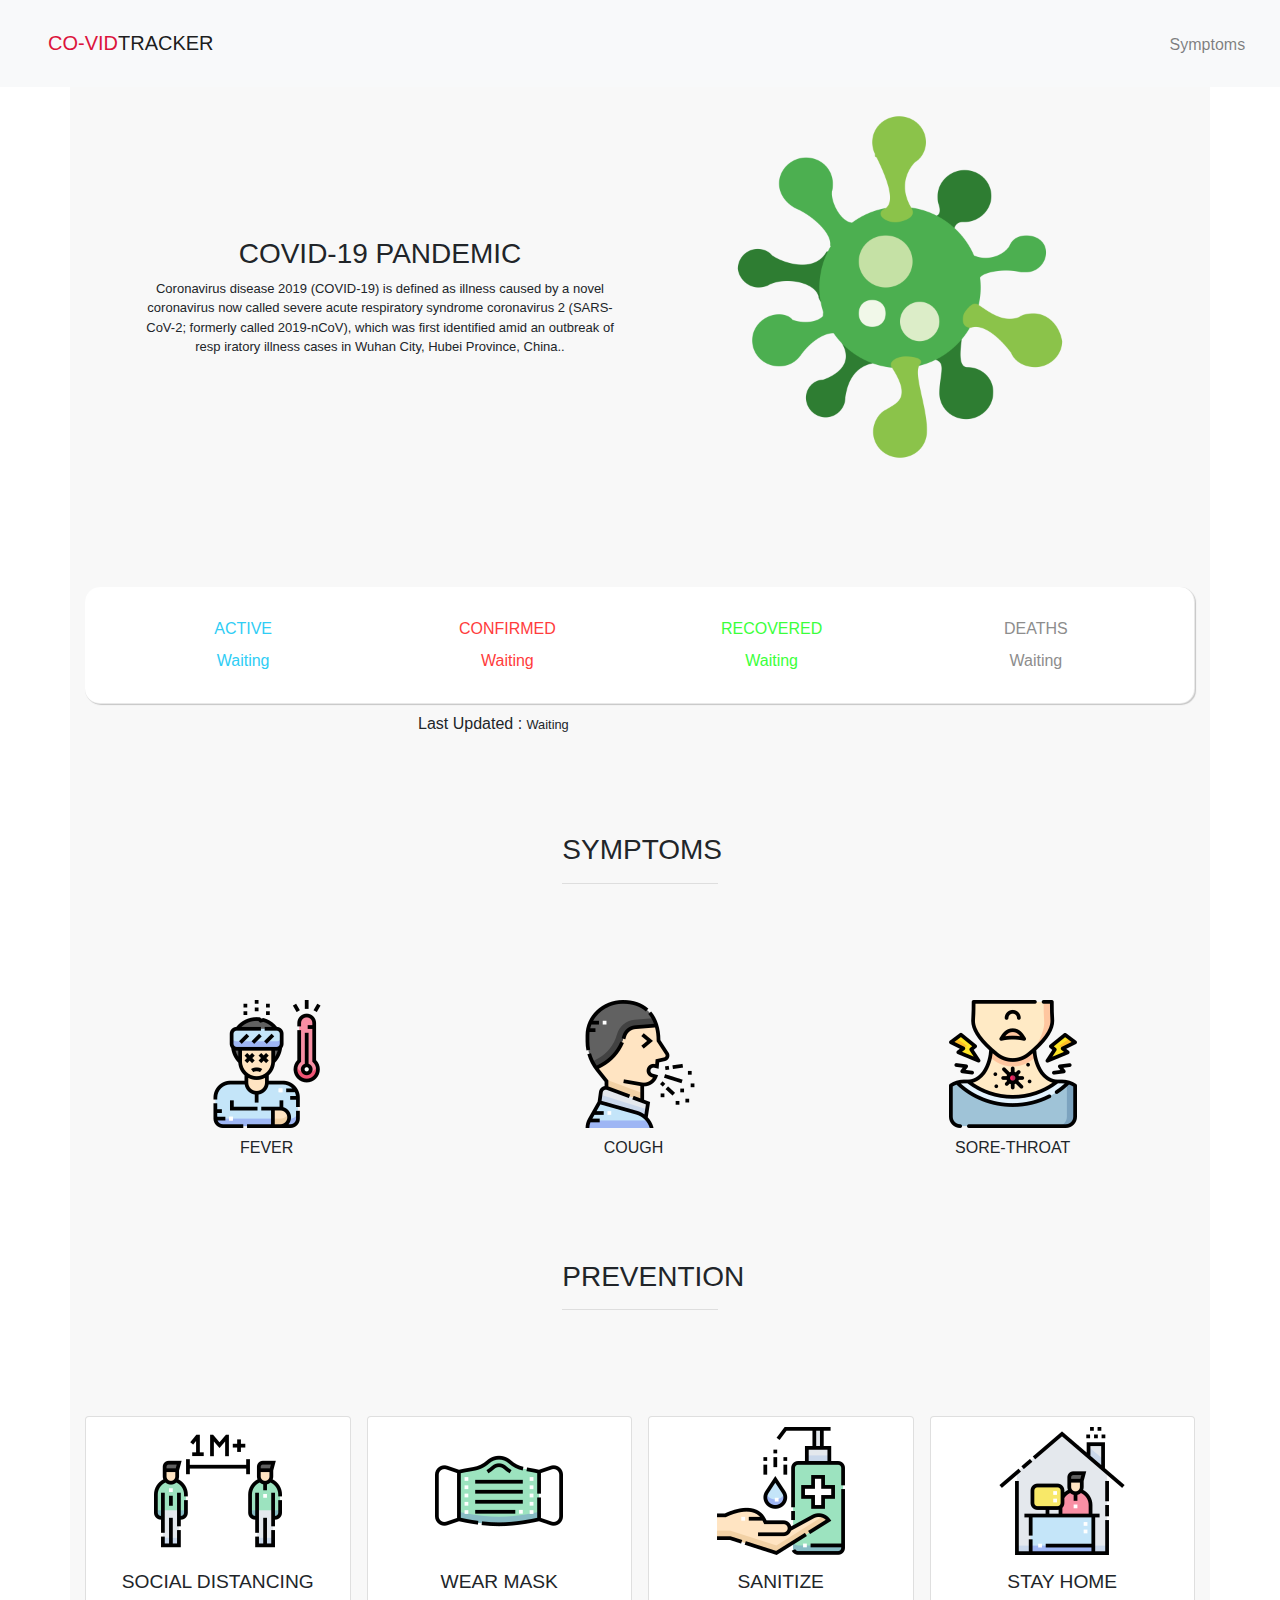
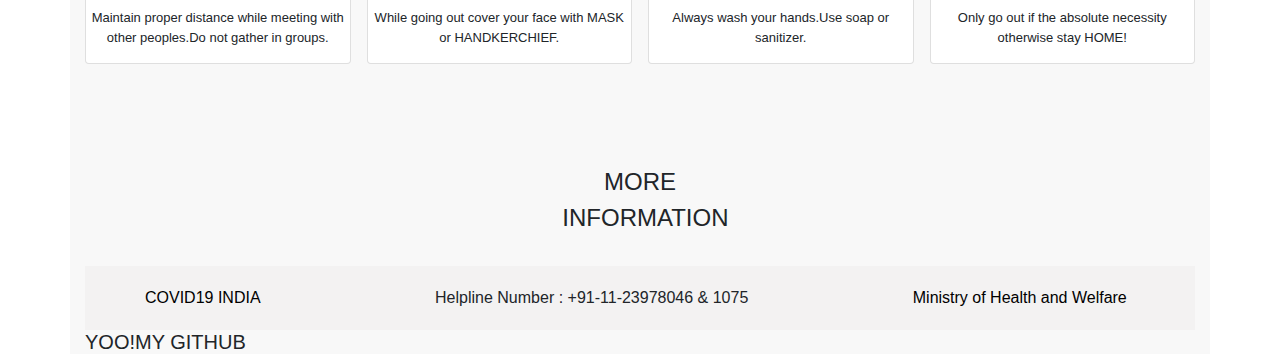
<file: index.html>
<!DOCTYPE html>
<html lang="en">
<head>
    <meta charset="UTF-8">
    <meta name="viewport" content="width=device-width, initial-scale=1.0">
    <title>Document</title>
    <link href="style.css" rel="stylesheet">
    <link rel="stylesheet" href="https://stackpath.bootstrapcdn.com/bootstrap/4.4.1/css/bootstrap.min.css" integrity="sha384-Vkoo8x4CGsO3+Hhxv8T/Q5PaXtkKtu6ug5TOeNV6gBiFeWPGFN9MuhOf23Q9Ifjh" crossorigin="anonymous">
</head>
<body>
    <!-- NAVBAR -->
    <section id="nav">
            <div class="navbar navbar-expand-lg navbar-light bg-light">
                <p class="navbar-brand mb" style=" margin-left: 2rem; padding-top: 20px;"><span style="color:crimson;">CO-VID</span>TRACKER</p>

                <div class="collapse navbar-collapse" id="navbarNav">
                    <ul class="navbar-nav" style="margin-left: 900px;">
                    <li class="nav-item">
                        <a class="nav-link" href="#symptoms" style="margin-left: 2rem; padding-top: 10px;">Symptoms</a>
                    </li>
                    <li class="nav-item">
                        <a class="nav-link" href="#prevention" style="margin-left: 2rem; padding-top: 10px;">Prevention</a>
                    </li>
                    <li class="nav-item">
                        <a class="nav-link" href="#Help" style="margin-left: 2rem; padding-top: 10px;">Help</a>
                    </li>
                </div>
            </div>
    </section>

    <!--  MIDDLE SECTION -->
    <div class="container">
    <section id="header">
        <div class="row">
            <div class="col" style="text-align: center; margin-top: 150px; margin-left: 50px">
              <h3>COVID-19 PANDEMIC</h3>
                <p>Coronavirus disease 2019 (COVID-19) is defined as illness caused by a novel coronavirus now called severe acute respiratory syndrome coronavirus 2 (SARS-CoV-2; formerly called 2019-nCoV), which was first identified amid an outbreak of resp  iratory illness cases in Wuhan City, Hubei Province, China..</p>
            </div>
            <div class="col" style="text-align: center; margin-right: 50px;">
              <img src="./images/Virus.png" alt="Virus" style="height: 400px; width: 400px;">
            </div>
    </section>

    <!-- STATS -->
    <section id="data" style="margin-top: 100px;">
            <div class="wrapper_stats">
                <div class="item active">ACTIVE</div>
                <div class="item confirmed">CONFIRMED</div>
                <div class="item recovered">RECOVERED</div>
                <div class="item deaths">DEATHS</div>
                <div class="item act_num">Waiting</div>
                <div class="item confirm_num">Waiting</div>
                <div class="item recov_num">Waiting</div>
                <div class="item death_num ">Waiting</div>
                
            </div>
            <div id="item date_time" style="margin: 10px 30% auto;">
                <h5 style="font-size:1em;font-weight:300;">Last Updated :
                    <span id="date" style="font-size:0.8em;font-weight:300">Waiting</span>
                </h5>
                
            </div>    
    </section>



    <!-- SYMPTOMS SECTION -->
    <section id="symptoms" style="margin-top: 100px;">
        <h3 id="symp_title">SYMPTOMS<hr></h3>
        <div class="wrapper_symp">
            <img class="img"src="./images/fever.png" alt="FEVER">
            <img class="img"src="./images/cough.png" alt="COUGH">
            <img class="img"src="./images/sore-throat.png " alt="SORE-THROAT">
            <span class="img_cap "style="margin-left:155px">FEVER</span>
            <span class="img_cap" style="margin-left: 146px;">COUGH</span>
            <span class="img_capst">SORE-THROAT</span>
        </div>
    </section>   

    <!-- PREVENTION -->
    
    <section id="prevention" style="margin-top: 100px;">
        <h3 id="prev_title">PREVENTION<hr></h3>
        <div class="wrapper_prev">
            <div class="card ">
                <img class="img"src="./images/distancing.png" alt="distancing">
                <h3 class="card_title">SOCIAL DISTANCING</h3>
                <p>Maintain proper distance while meeting with other peoples.Do not gather in groups.</p>
            </div>
           
            <div class="card">
                <img class="img"src="./images/face-mask.png" alt="wear_mask">
                <h3 class="card_title">WEAR MASK</h3>
                <p>While going out cover your face with MASK or HANDKERCHIEF.</p>
            </div>
           
            <div class="card">
                <img class="img"src="./images/hand-sanitizer.png" alt="sanitize">
                <h3 class="card_title">SANITIZE</h3>
                <p>Always wash your hands.Use soap or sanitizer.</p>
            </div>
            
            <div class="card">
                <img class="img"src="./images/stayhome.png" alt="gharbaitho">
                <h3 class="card_title">STAY HOME</h3>
                <p>Only go out if the absolute necessity otherwise stay HOME!</p>
            </div>
            
            
        </div>

    </section>
    <section id="Help" style="margin-top: 100px;">
        <p id="help_title">MORE INFORMATION</p>
        
        <div class="wrapper_help">
            <div id="help_btns">
                <div id="help bt1"style="display:inline-block; margin:20px 60px;"><a href="https://www.covid19india.org" style="text-decoration: none;"> COVID19 INDIA</a></div>
                <div id="help bt2"style="display:inline-block; margin:20px 100px; padding-left:10px"><span>Helpline Number : +91-11-23978046 & 1075</span></div>
                <div id="help bt3"style="display:inline-block; margin:20px 60px; "><a href="https://www.mohfw.gov.in" style="text-decoration:none">Ministry of Health and Welfare</a></div>
            </div>
        </div>
    </section>
    <!-- FOOTER SECTION -->
    <footer>
        <h5>YOO!MY GITHUB </h5>
    </footer>
    <script src="app.js"></script>    
</div>    
</body>
</html>
</file>
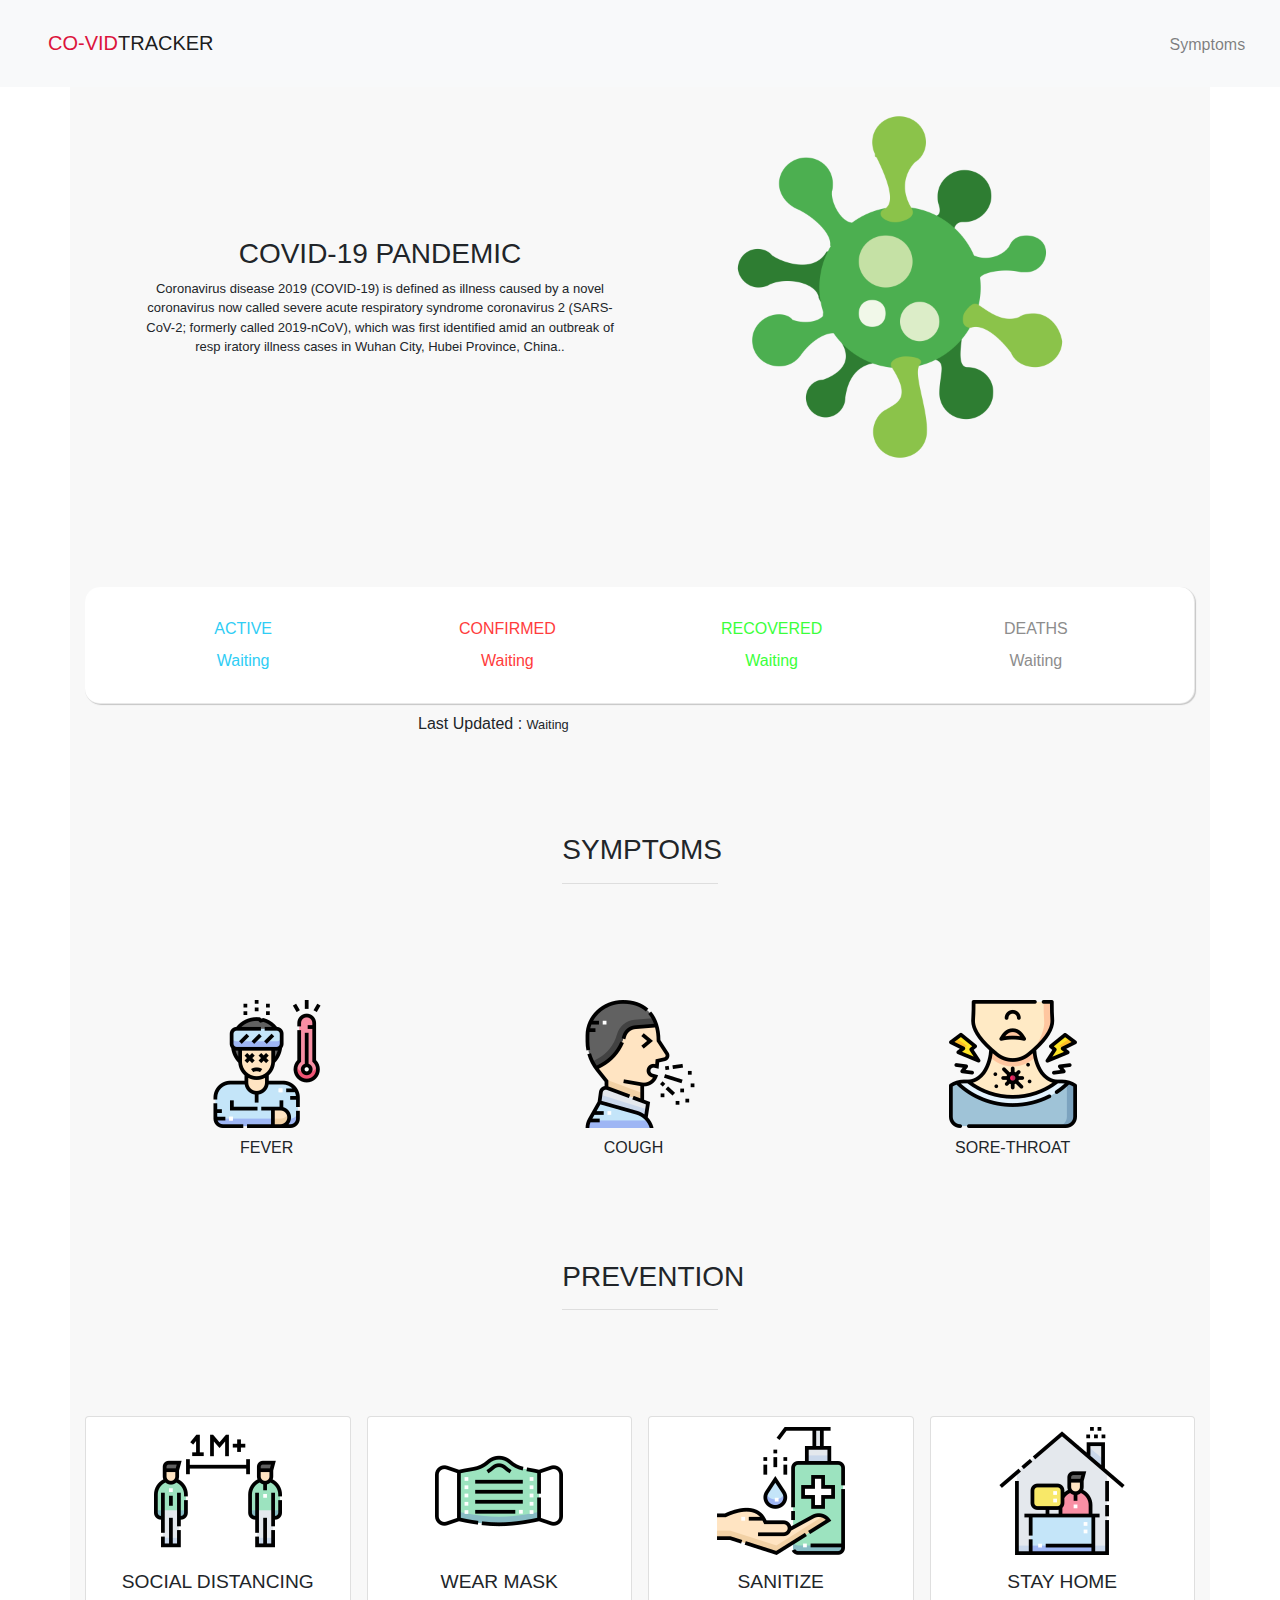
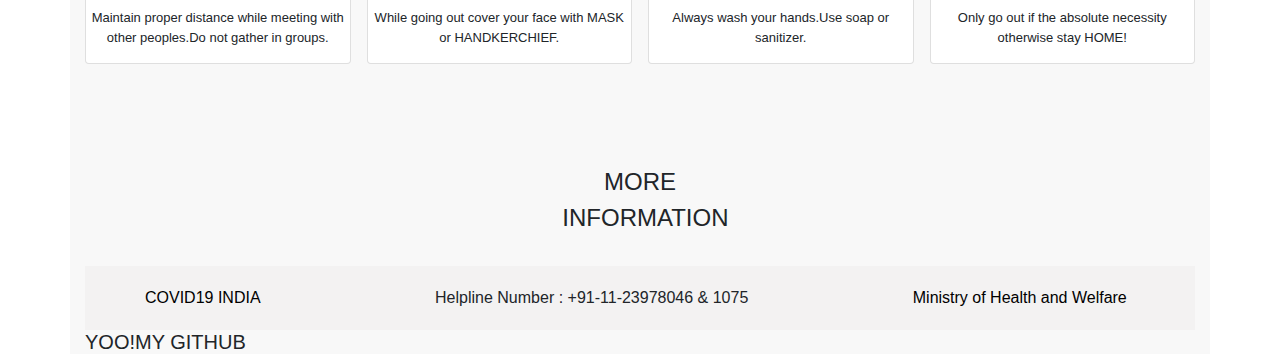
<file: temp.html>
<!DOCTYPE html>
<html lang="en">
<head>
    <meta charset="UTF-8">
    <meta name="viewport" content="width=device-width, initial-scale=1.0">
    <title>Document</title>
    <link href="style.css" rel="stylesheet">
    <link rel="stylesheet" href="https://stackpath.bootstrapcdn.com/bootstrap/4.4.1/css/bootstrap.min.css" integrity="sha384-Vkoo8x4CGsO3+Hhxv8T/Q5PaXtkKtu6ug5TOeNV6gBiFeWPGFN9MuhOf23Q9Ifjh" crossorigin="anonymous">
</head>
<body>
    <!-- NAVBAR -->
    <section id="nav">
            <div class="navbar navbar-expand-lg navbar-light bg-light">
                <p class="navbar-brand mb" style=" margin-left: 2rem; padding-top: 20px;"><span style="color:crimson;">CO-VID</span>TRACKER</p>

                <div class="collapse navbar-collapse" id="navbarNav">
                    <ul class="navbar-nav" style="margin-left: 900px;">
                    <li class="nav-item">
                        <a class="nav-link" href="#symptoms" style="margin-left: 2rem; padding-top: 10px;">Symptoms</a>
                    </li>
                    <li class="nav-item">
                        <a class="nav-link" href="#prevention" style="margin-left: 2rem; padding-top: 10px;">Prevention</a>
                    </li>
                    <li class="nav-item">
                        <a class="nav-link" href="#Help" style="margin-left: 2rem; padding-top: 10px;">Help</a>
                    </li>
                </div>
            </div>
    </section>

    <!--  MIDDLE SECTION -->
    <div class="container">
    <section id="header">
        <div class="row">
            <div class="col" style="text-align: center; margin-top: 150px; margin-left: 50px">
              <h3>COVID-19 PANDEMIC</h3>
                <p>Coronavirus disease 2019 (COVID-19) is defined as illness caused by a novel coronavirus now called severe acute respiratory syndrome coronavirus 2 (SARS-CoV-2; formerly called 2019-nCoV), which was first identified amid an outbreak of resp  iratory illness cases in Wuhan City, Hubei Province, China..</p>
            </div>
            <div class="col" style="text-align: center; margin-right: 50px;">
              <img src="/images/Virus.png" alt="Virus" style="height: 400px; width: 400px;">
            </div>
    </section>

    <!-- STATS -->
    <section id="data" style="margin-top: 100px;">
            <div class="wrapper_stats">
                <div class="item active">ACTIVE</div>
                <div class="item confirmed">CONFIRMED</div>
                <div class="item recovered">RECOVERED</div>
                <div class="item deaths">DEATHS</div>
                <div class="item act_num">Waiting</div>
                <div class="item confirm_num">Waiting</div>
                <div class="item recov_num">Waiting</div>
                <div class="item death_num ">Waiting</div>
                
            </div>
            <div id="item date_time" style="margin: 10px 30% auto;">
                <h5 style="font-size:1em;font-weight:300;">Last Updated :
                    <span id="date" style="font-size:0.8em;font-weight:300">Waiting</span>
                </h5>
                
            </div>    
    </section>



    <!-- SYMPTOMS SECTION -->
    <section id="symptoms" style="margin-top: 100px;">
        <h3 id="symp_title">SYMPTOMS<hr></h3>
        <div class="wrapper_symp">
            <img class="img"src="/images/fever.png" alt="FEVER">
            <img class="img"src="/images/cough.png" alt="COUGH">
            <img class="img"src="/images/sore-throat.png " alt="SORE-THROAT">
            <span class="img_cap "style="margin-left:155px">FEVER</span>
            <span class="img_cap" style="margin-left: 146px;">COUGH</span>
            <span class="img_capst">SORE-THROAT</span>
        </div>
    </section>   

    <!-- PREVENTION -->
    
    <section id="prevention" style="margin-top: 100px;">
        <h3 id="prev_title">PREVENTION<hr></h3>
        <div class="wrapper_prev">
            <div class="card ">
                <img class="img"src="/images/distancing.png" alt="distancing">
                <h3 class="card_title">SOCIAL DISTANCING</h3>
                <p>Maintain proper distance while meeting with other peoples.Do not gather in groups.</p>
            </div>
           
            <div class="card">
                <img class="img"src="/images/face-mask.png" alt="wear_mask">
                <h3 class="card_title">WEAR MASK</h3>
                <p>While going out cover your face with MASK or HANDKERCHIEF.</p>
            </div>
           
            <div class="card">
                <img class="img"src="/images/hand-sanitizer.png" alt="sanitize">
                <h3 class="card_title">SANITIZE</h3>
                <p>Always wash your hands.Use soap or sanitizer.</p>
            </div>
            
            <div class="card">
                <img class="img"src="/images/stayhome.png" alt="gharbaitho">
                <h3 class="card_title">STAY HOME</h3>
                <p>Only go out if the absolute necessity otherwise stay HOME!</p>
            </div>
            
            
        </div>

    </section>
    <section id="Help" style="margin-top: 100px;">
        <p id="help_title">MORE INFORMATION</p>
        
        <div class="wrapper_help">
            <div id="help_btns">
                <div id="help bt1"style="display:inline-block; margin:20px 60px;"><a href="https://www.covid19india.org" style="text-decoration: none;"> COVID19 INDIA</a></div>
                <div id="help bt2"style="display:inline-block; margin:20px 100px; padding-left:10px"><span>Helpline Number : +91-11-23978046 & 1075</span></div>
                <div id="help bt3"style="display:inline-block; margin:20px 60px; "><a href="https://www.mohfw.gov.in" style="text-decoration:none">Ministry of Health and Welfare</a></div>
            </div>
        </div>
    </section>
    <!-- FOOTER SECTION -->
    <footer>
        <h5>YOO!MY GITHUB </h5>
    </footer>
    <script src="app.js"></script>    
</div>    
</body>
</html>
</file>
<file: style.css>
html{
    scroll-behavior: smooth;
    color: ghostwhite;
}
body{
    color: ghostwhite;
    
}

.container{
    background-color:rgba(224, 224, 224, 0.24);
    
}

/*STATS*/
 .wrapper_stats{
    display: grid;
    grid-template-columns: 1fr 1fr 1fr 1fr;
    gap: 0.5em;
    background-color: rgb(255, 255, 255);
    padding: 30px;
    border:1px solid rgba(90, 90, 90, 0.137);
    border-top: none;
    border-left: none;
    border-radius: 15px;
    box-shadow: 1px 1px 1px rgba(138, 138, 138, 0.459);
}
.item{
    margin: auto;
}
.active , .act_num{
    color:rgb(47, 205, 245);
}
.confirmed, .confirm_num{
    color:rgb(255, 60, 60)
}

.recovered , .recov_num{
    color:rgb(59, 255, 59)
}

.deaths , .death_num{
    color:rgb(141, 141, 141);
}

#data #date_time {
    margin: auto 43%;
}
 #date_time > h5{
    display: inline-block;
    font-size:1em;
    font-weight:300;
    
}

#data #date_time >span{

}
/*SYMPTOMS*/
#symp_title{
    margin:auto 43%;
    padding-bottom: 90px;
}
 
.wrapper_symp{
    display: grid;
    grid-template-columns: 1fr 1fr 1fr;
    gap:0.5em;
    /* scroll-behavior: smooth; */
}
.img{
    margin:auto;
    padding-top: 10px;
}
.img_capst{
    margin:auto
}


/*PREVENTION*/
#prev_title{
    margin:auto 43%;
    padding-bottom: 90px;
}
.wrapper_prev{
    display: grid;
    grid-row-gap: 1.5em;
    grid-column-gap: 1em;
    grid-template-columns: 1fr 1fr 1fr 1fr;
}

.card_title{
    font-size: larger;
    font-weight: 500;
    margin: auto;
    padding: 15px 10px;
}
 p{
    font-size:small;
    text-align: center;
}

 
/* HELP SECTION */
#help_title{
    margin:auto 43%;
    padding-bottom: 30px;
    font-size:1.5em;
}
  
#help_btns{
    background-color:rgba(240, 238, 238, 0.637);
} 

#help_btns a{
    color: black !important
}

#help_btns a:hover{
    color:rgb(255, 74, 104) !important
}
</file>
